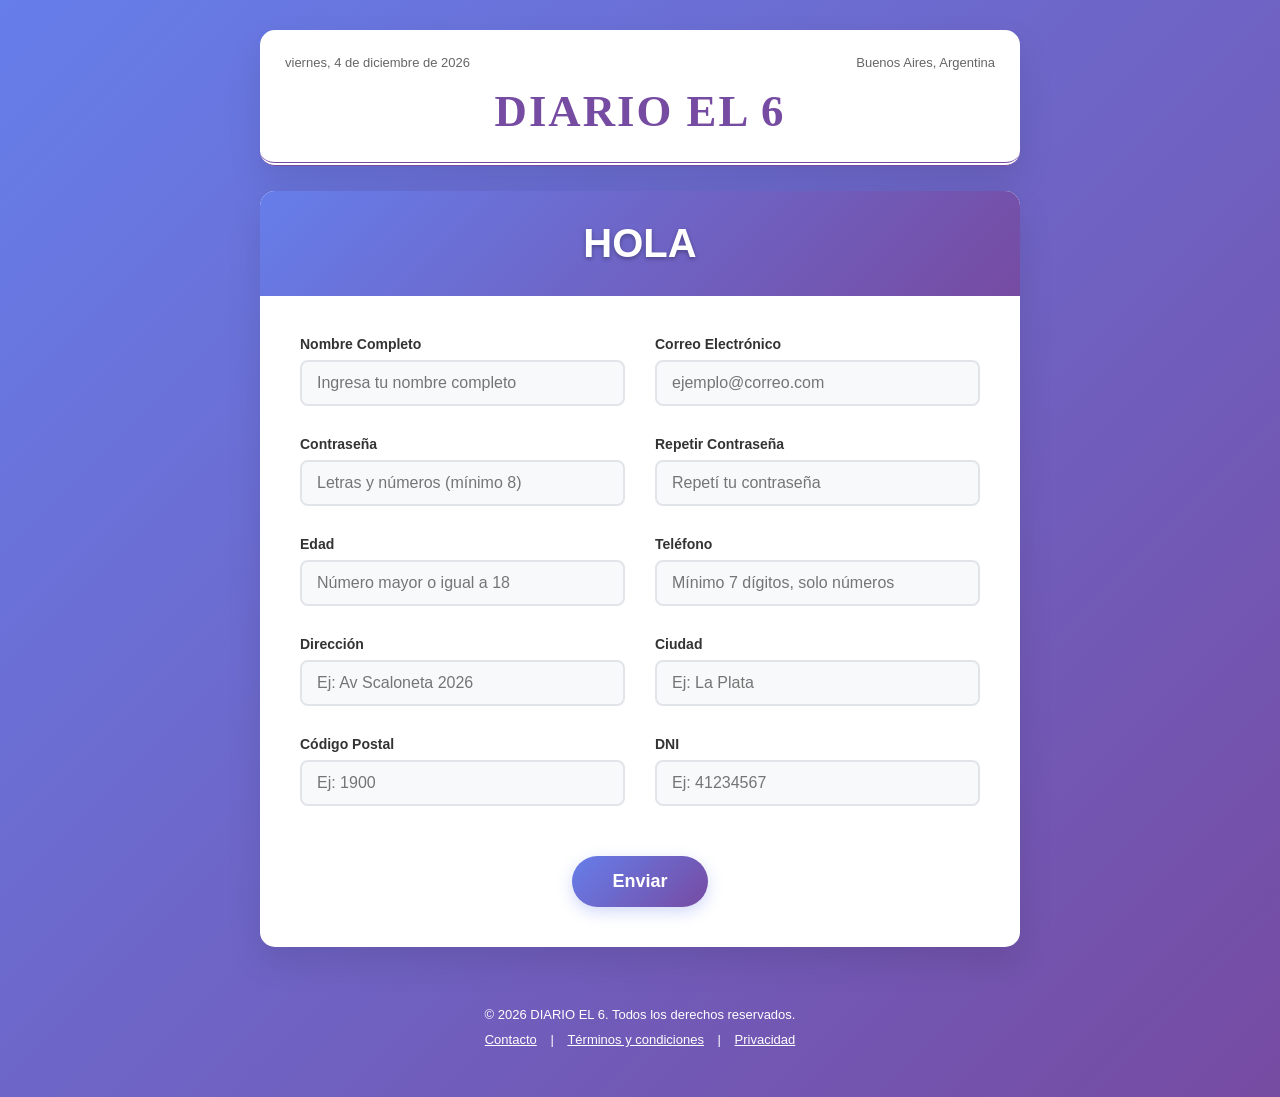
<file: Clase 09/index.html>
<!DOCTYPE html>
<html lang="es">
<head>
    <meta charset="UTF-8">
    <meta name="viewport" content="width=device-width, initial-scale=1.0">
    <title>Suscripción Diario - Actividad clase 09</title>
    <link rel="stylesheet" href="estilos.css">
</head>
<body>
    <div class="contenedor-pagina">
        <header class="cabecera-diario">
            <div class="cabecera-info">
                <span id="fecha-actual"></span>
                <span>Buenos Aires, Argentina</span>
            </div>
            <h1 class="diario-titulo">DIARIO EL 6</h1>
        </header>

        <div class="contenedor">
            <div class="cabecera-tarjeta">
                <h1 class="titulo-tarjeta" id="titulo-dinamico">HOLA</h1>
            </div>
            
            <div class="contenedor-formulario">
                <form id="formulario-suscripcion" novalidate>
                    <div class="cuadricula-formulario">
                        <div class="grupo-campo">
                            <label for="nombre-completo">Nombre Completo</label>
                            <input type="text" id="nombre-completo" name="nombre-completo" placeholder="Ingresa tu nombre completo">
                            <div class="mensaje-error" id="error-nombre-completo"></div>
                        </div>

                        <div class="grupo-campo">
                            <label for="correo-electronico">Correo Electrónico</label>
                            <input type="email" id="correo-electronico" name="correo-electronico" placeholder="ejemplo@correo.com">
                            <div class="mensaje-error" id="error-correo-electronico"></div>
                        </div>

                        <div class="grupo-campo">
                            <label for="contrasena">Contraseña</label>
                            <input type="password" id="contrasena" name="contrasena" placeholder="Letras y números (mínimo 8)">
                            <div class="mensaje-error" id="error-contrasena"></div>
                        </div>

                        <div class="grupo-campo">
                            <label for="repetir-contrasena">Repetir Contraseña</label>
                            <input type="password" id="repetir-contrasena" name="repetir-contrasena" placeholder="Repetí tu contraseña">
                            <div class="mensaje-error" id="error-repetir-contrasena"></div>
                        </div>

                        <div class="grupo-campo">
                            <label for="edad">Edad</label>
                            <input type="number" id="edad" name="edad" placeholder="Número mayor o igual a 18">
                            <div class="mensaje-error" id="error-edad"></div>
                        </div>

                        <div class="grupo-campo">
                            <label for="telefono">Teléfono</label>
                            <input type="tel" id="telefono" name="telefono" placeholder="Mínimo 7 dígitos, solo números">
                            <div class="mensaje-error" id="error-telefono"></div>
                        </div>

                        <div class="grupo-campo">
                            <label for="direccion">Dirección</label>
                            <input type="text" id="direccion" name="direccion" placeholder="Ej: Av Scaloneta 2026">
                            <div class="mensaje-error" id="error-direccion"></div>
                        </div>

                        <div class="grupo-campo">
                            <label for="ciudad">Ciudad</label>
                            <input type="text" id="ciudad" name="ciudad" placeholder="Ej: La Plata">
                            <div class="mensaje-error" id="error-ciudad"></div>
                        </div>

                        <div class="grupo-campo">
                            <label for="codigo-postal">Código Postal</label>
                            <input type="text" id="codigo-postal" name="codigo-postal" placeholder="Ej: 1900">
                            <div class="mensaje-error" id="error-codigo-postal"></div>
                        </div>

                        <div class="grupo-campo">
                            <label for="dni">DNI</label>
                            <input type="text" id="dni" name="dni" placeholder="Ej: 41234567">
                            <div class="mensaje-error" id="error-dni"></div>
                        </div>

                        <div class="contenedor-enviar">
                            <button type="submit" class="boton-enviar">Enviar</button>
                        </div>
                    </div>
                </form>
            </div>
        </div>
    </div>

    <footer class="pie-diario">
        <p>&copy; 2026 DIARIO EL 6. Todos los derechos reservados.</p>
        <div class="pie-enlaces">
            <a href="#">Contacto</a> | 
            <a href="#">Términos y condiciones</a> | 
            <a href="#">Privacidad</a>
        </div>
    </footer>

    <div id="modal-emergente" class="modal">
        <div class="modal-contenido">
            <div class="modal-cabecera">
                <span class="cerrar" id="cerrar-modal">&times;</span>
                <h2 class="modal-titulo" id="modal-titulo">Información del Formulario</h2>
            </div>
            <div id="modal-cuerpo"></div>
        </div>
    </div>

    <script>
        const opcionesFecha = { weekday: 'long', year: 'numeric', month: 'long', day: 'numeric' };
        document.getElementById('fecha-actual').textContent = new Date().toLocaleDateString('es-ES', opcionesFecha);

        const validadores = {
            'nombre-completo': (valor) => {
                const limpio = valor.trim();
                if (limpio.length <= 6) {
                    return "Debe tener más de 6 caracteres";
                }
                if (!limpio.includes(' ')) {
                    return "Debe tener al menos un espacio en el medio";
                }
                const partes = limpio.split(' ').filter(p => p.length > 0);
                if (partes.length < 2) {
                    return "Debe ingresar nombre y apellido completos separados por espacio";
                }
                return null;
            },
            'correo-electronico': (valor) => {
                const regexEmail = /^[^\s@]+@[^\s@]+\.[^\s@]+$/;
                if (!regexEmail.test(valor)) {
                    return "Ingresa un correo electrónico válido";
                }
                return null;
            },
            'contrasena': (valor) => {
                if (valor.length < 8) {
                    return "Debe tener al menos 8 caracteres";
                }
                const tieneLetras = /[a-zA-Z]/.test(valor);
                const tieneNumeros = /\d/.test(valor);
                const soloLetrasYNumeros = /^[a-zA-Z0-9]+$/.test(valor);
                if (!tieneLetras || !tieneNumeros || !soloLetrasYNumeros) {
                    return "Debe estar formada solo por letras y números";
                }
                return null;
            },
            'repetir-contrasena': (valor) => {
                const contraOriginal = document.getElementById('contrasena').value;
                if (valor !== contraOriginal) {
                    return "Las contraseñas no coinciden";
                }
                return null;
            },
            'edad': (valor) => {
                const num = Number(valor);
                if (valor === '' || isNaN(num) || !Number.isInteger(num) || num < 18) {
                    return "Debe ser un número entero mayor o igual a 18";
                }
                return null;
            },
            'telefono': (valor) => {
                if (!/^\d+$/.test(valor)) {
                    return "No se permiten espacios, guiones ni paréntesis";
                }
                if (valor.length < 7) {
                    return "Debe tener al menos 7 dígitos";
                }
                return null;
            },
            'direccion': (valor) => {
                const limpio = valor.trim();
                if (limpio.length < 5) {
                    return "Debe tener al menos 5 caracteres";
                }
                const tieneLetras = /[a-zA-ZáéíóúÁÉÍÓÚñÑ]/.test(limpio);
                const tieneNumeros = /\d/.test(limpio);
                if (!tieneLetras || !tieneNumeros) {
                    return "Debe contener letras y números";
                }
                if (!limpio.includes(' ')) {
                    return "Debe tener un espacio en el medio";
                }
                return null;
            },
            'ciudad': (valor) => {
                if (valor.trim().length < 3) {
                    return "Debe tener al menos 3 caracteres";
                }
                return null;
            },
            'codigo-postal': (valor) => {
                if (valor.trim().length < 3) {
                    return "Debe tener al menos 3 caracteres";
                }
                return null;
            },
            'dni': (valor) => {
                if (!/^\d+$/.test(valor)) {
                    return "Solo se permiten números";
                }
                if (valor.length !== 7 && valor.length !== 8) {
                    return "Debe ser un número de 7 u 8 dígitos";
                }
                return null;
            }
        };

        function mostrarError(campoId, mensaje) {
            const campo = document.getElementById(campoId);
            const divError = document.getElementById(`error-${campoId}`);
            campo.classList.add('campo-error');
            divError.textContent = mensaje;
            divError.classList.add('mostrar');
        }

        function limpiarError(campoId) {
            const campo = document.getElementById(campoId);
            const divError = document.getElementById(`error-${campoId}`);
            campo.classList.remove('campo-error');
            divError.textContent = '';
            divError.classList.remove('mostrar');
        }

        function validarCampo(campoId) {
            const campo = document.getElementById(campoId);
            const valor = campo.value;
            if (valor.trim() === '') {
                mostrarError(campoId, 'Este campo es obligatorio');
                return false;
            }
            const validador = validadores[campoId];
            if (validador) {
                const error = validador(valor);
                if (error) {
                    mostrarError(campoId, error);
                    return false;
                } else {
                    limpiarError(campoId);
                    return true;
                }
            }
            return true;
        }

        const campos = [
            'nombre-completo',
            'correo-electronico',
            'contrasena',
            'repetir-contrasena',
            'edad',
            'telefono',
            'direccion',
            'ciudad',
            'codigo-postal',
            'dni'
        ];
        
        campos.forEach(campoId => {
            const campo = document.getElementById(campoId);
            campo.addEventListener('blur', () => {
                validarCampo(campoId);
            });
            campo.addEventListener('focus', () => {
                limpiarError(campoId);
            });
        });

        const campoNombre = document.getElementById('nombre-completo');
        const elementoTitulo = document.getElementById('titulo-dinamico');

        function actualizarTitulo() {
            const nombre = campoNombre.value.trim();
            if (nombre) {
                elementoTitulo.textContent = `HOLA ${nombre.toUpperCase()}`;
            } else {
                elementoTitulo.textContent = 'HOLA';
            }
        }

        campoNombre.addEventListener('keydown', () => {
            setTimeout(actualizarTitulo, 10);
        });
        campoNombre.addEventListener('focus', actualizarTitulo);
        campoNombre.addEventListener('input', actualizarTitulo);

        const modal = document.getElementById('modal-emergente');
        const botonCerrar = document.getElementById('cerrar-modal');

        botonCerrar.onclick = function() {
            modal.style.display = 'none';
        }

        window.onclick = function(evento) {
            if (evento.target == modal) {
                modal.style.display = 'none';
            }
        }

        document.getElementById('formulario-suscripcion').addEventListener('submit', function(evento) {
            evento.preventDefault();
            let tieneErrores = false;
            const errores = [];
            
            campos.forEach(campoId => {
                if (!validarCampo(campoId)) {
                    tieneErrores = true;
                    const mensajeError = document.getElementById(`error-${campoId}`).textContent;
                    const label = document.querySelector(`label[for="${campoId}"]`).textContent;
                    errores.push(`${label}: ${mensajeError}`);
                }
            });

            const modalTitulo = document.getElementById('modal-titulo');
            const modalCuerpo = document.getElementById('modal-cuerpo');
            
            if (tieneErrores) {
                modalTitulo.textContent = 'Errores en el Formulario';
                modalCuerpo.innerHTML = `
                    <div class="lista-errores">
                        <h3>Por favor, corrige los siguientes errores:</h3>
                        <ul>
                            ${errores.map(error => `<li>${error}</li>`).join('')}
                        </ul>
                    </div>
                `;
            } else {
                modalTitulo.textContent = 'Formulario Enviado Correctamente';
                let dataHtml = '';
                
                campos.forEach(campoId => {
                    const campo = document.getElementById(campoId);
                    const label = document.querySelector(`label[for="${campoId}"]`).textContent;
                    let valor = campo.value;
                    if (campoId === 'contrasena' || campoId === 'repetir-contrasena') {
                        valor = '••••••••';
                    }
                    dataHtml += `
                        <div class="dato-item">
                            <div class="dato-etiqueta">${label}:</div>
                            <div>${valor}</div>
                        </div>
                    `;
                });
                
                modalCuerpo.innerHTML = dataHtml;
            }
            
            modal.style.display = 'flex';
        });
    </script>
</body>
</html>
</file>
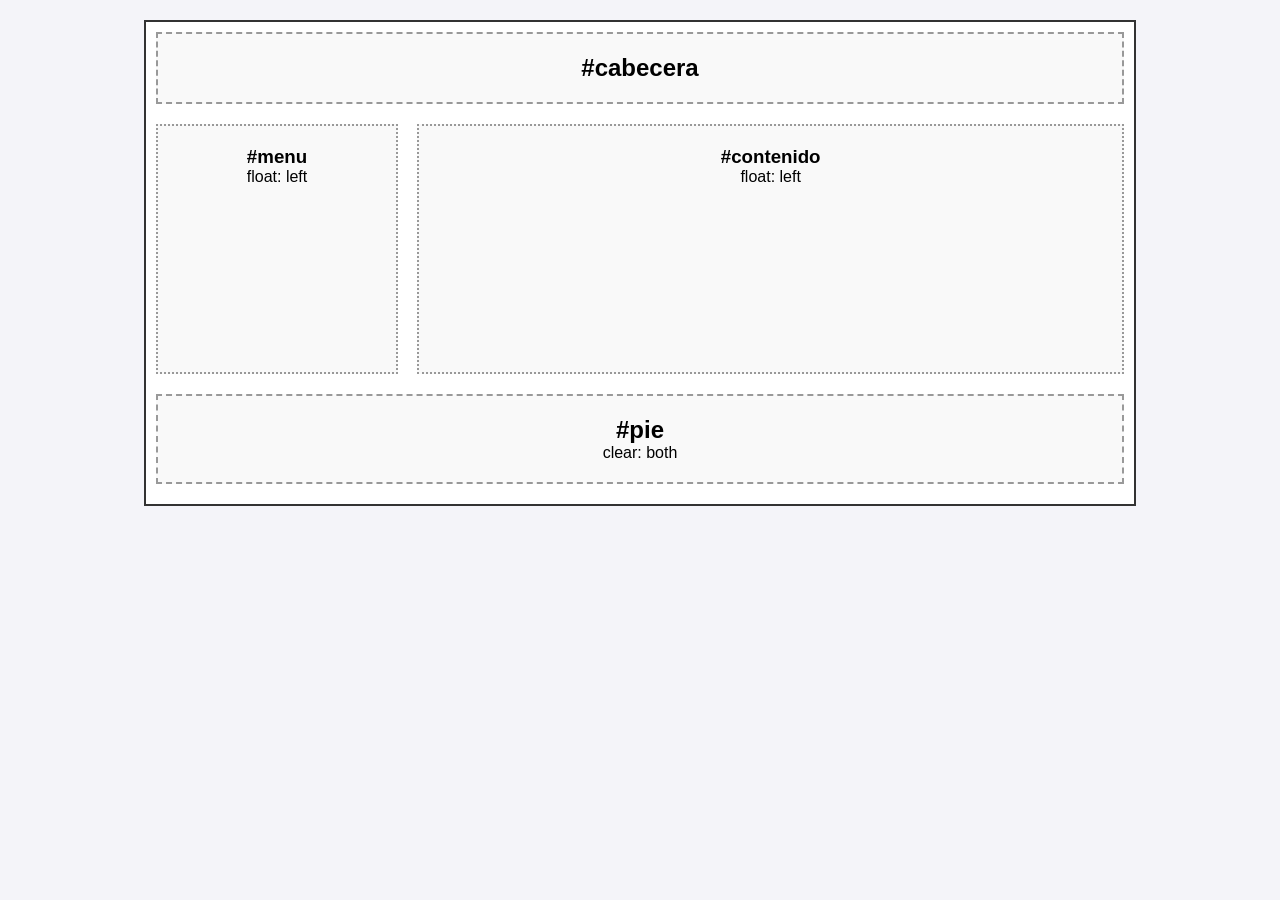
<file: Clase_4/Ejercicio 1 - Modificaciones/index.html>
<!DOCTYPE html>
<html lang="es">
<head>
    <meta charset="UTF-8">
    <meta name="viewport" content="width=device-width, initial-scale=1.0">
    <title>Ejercicio 1 - Estructura</title>
    <link rel="stylesheet" href="style.css">
</head>
<body>
    <div id="contenedor">
        <div id="cabecera">
            <h2>#cabecera</h2>
        </div>
        
        <div id="menu">
            <h3>#menu</h3>
            <p>float: left</p>
        </div>
        
        <div id="contenido">
            <h3>#contenido</h3>
            <p>float: left</p>
        </div>
        
        <div id="pie">
            <h2>#pie</h2>
            <p>clear: both</p>
        </div>
    </div>
</body>
</html>
</file>
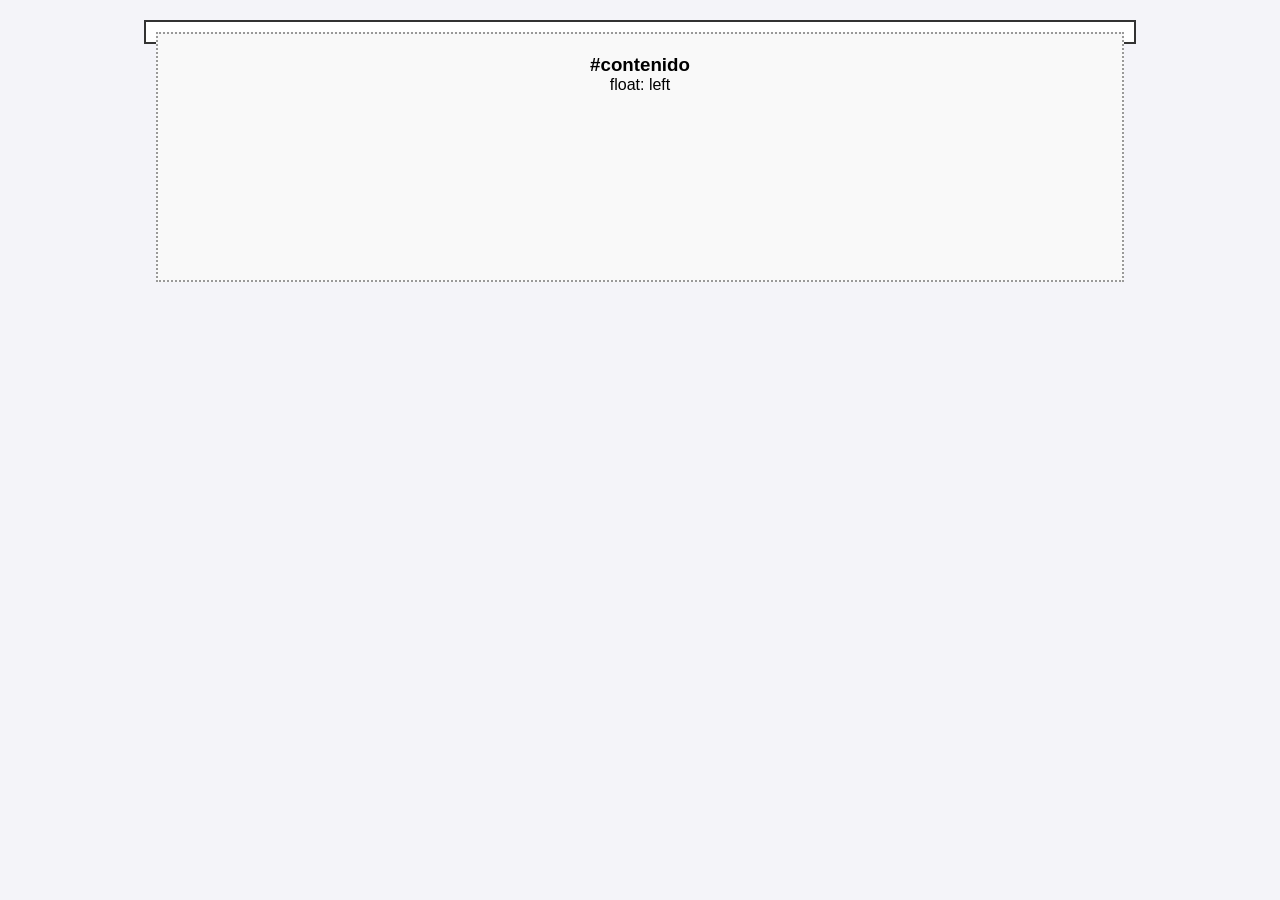
<file: Clase_4/Ejercicio 1/index.html>
<!DOCTYPE html>
<html lang="es">

<head>
    <meta charset="UTF-8">
    <meta name="viewport" content="width=device-width, initial-scale=1.0">
    <title>Ejercicio 1 - Estructura</title>
    <link rel="stylesheet" href="style.css">
</head>

<body>
    <div id="contenedor">
        <div id="cabecera">
            <h2>#cabecera</h2>
        </div>

        <div id="menu">
            <h3>#menu</h3>
            <p>float: left</p>
        </div>

        <div id="contenido">
            <h3>#contenido</h3>
            <p>float: left</p>
        </div>

        <div id="pie">
            <h2>#pie</h2>
            <p>clear: both</p>
        </div>
    </div>
</body>

</html>
</file>
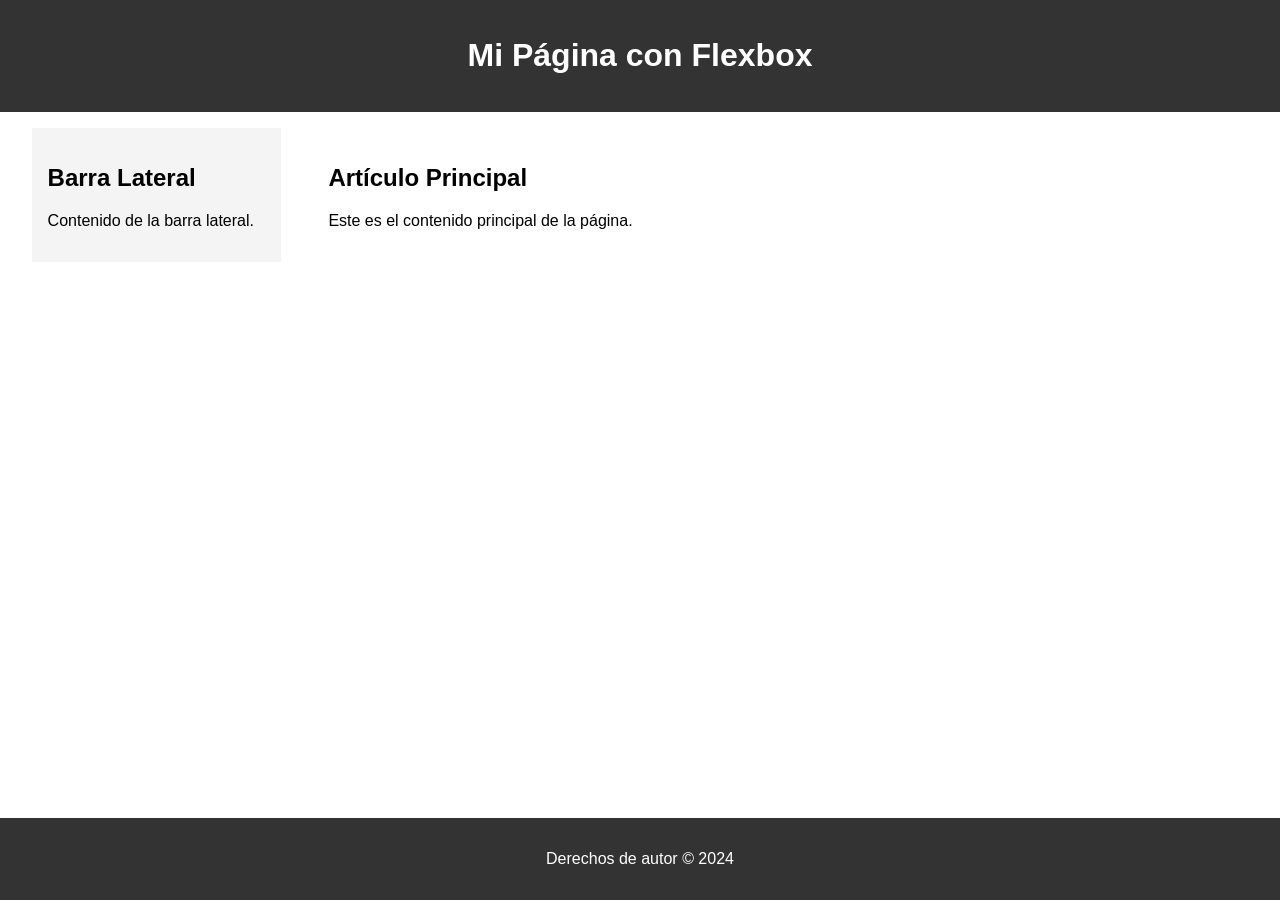
<file: Clase_6_PreParcial/Actividad_1_Agustin_Nunez/index.html>
<!DOCTYPE html>
<html lang="es">
   <head>
      <meta charset="UTF-8">
      <meta name="viewport" content="width=device-width, initial-scale=1.0">
      <title>Ejemplo de Flexbox</title>
      <link rel="stylesheet" href="styles.css">
   </head>
   <body>
      <div class="contenedor">
         <header>
            <h1>Mi Página con Flexbox</h1>
         </header>
         <main>
            <aside>
               <h2>Barra Lateral</h2>
               <p>Contenido de la barra lateral.</p>
            </aside>
            <article>
               <h2>Artículo Principal</h2>
               <p>Este es el contenido principal de la página.</p>
            </article>
         </main>
         <footer>
            <p>Derechos de autor © 2024</p>
         </footer>
      </div>
   </body>
</html>
</file>
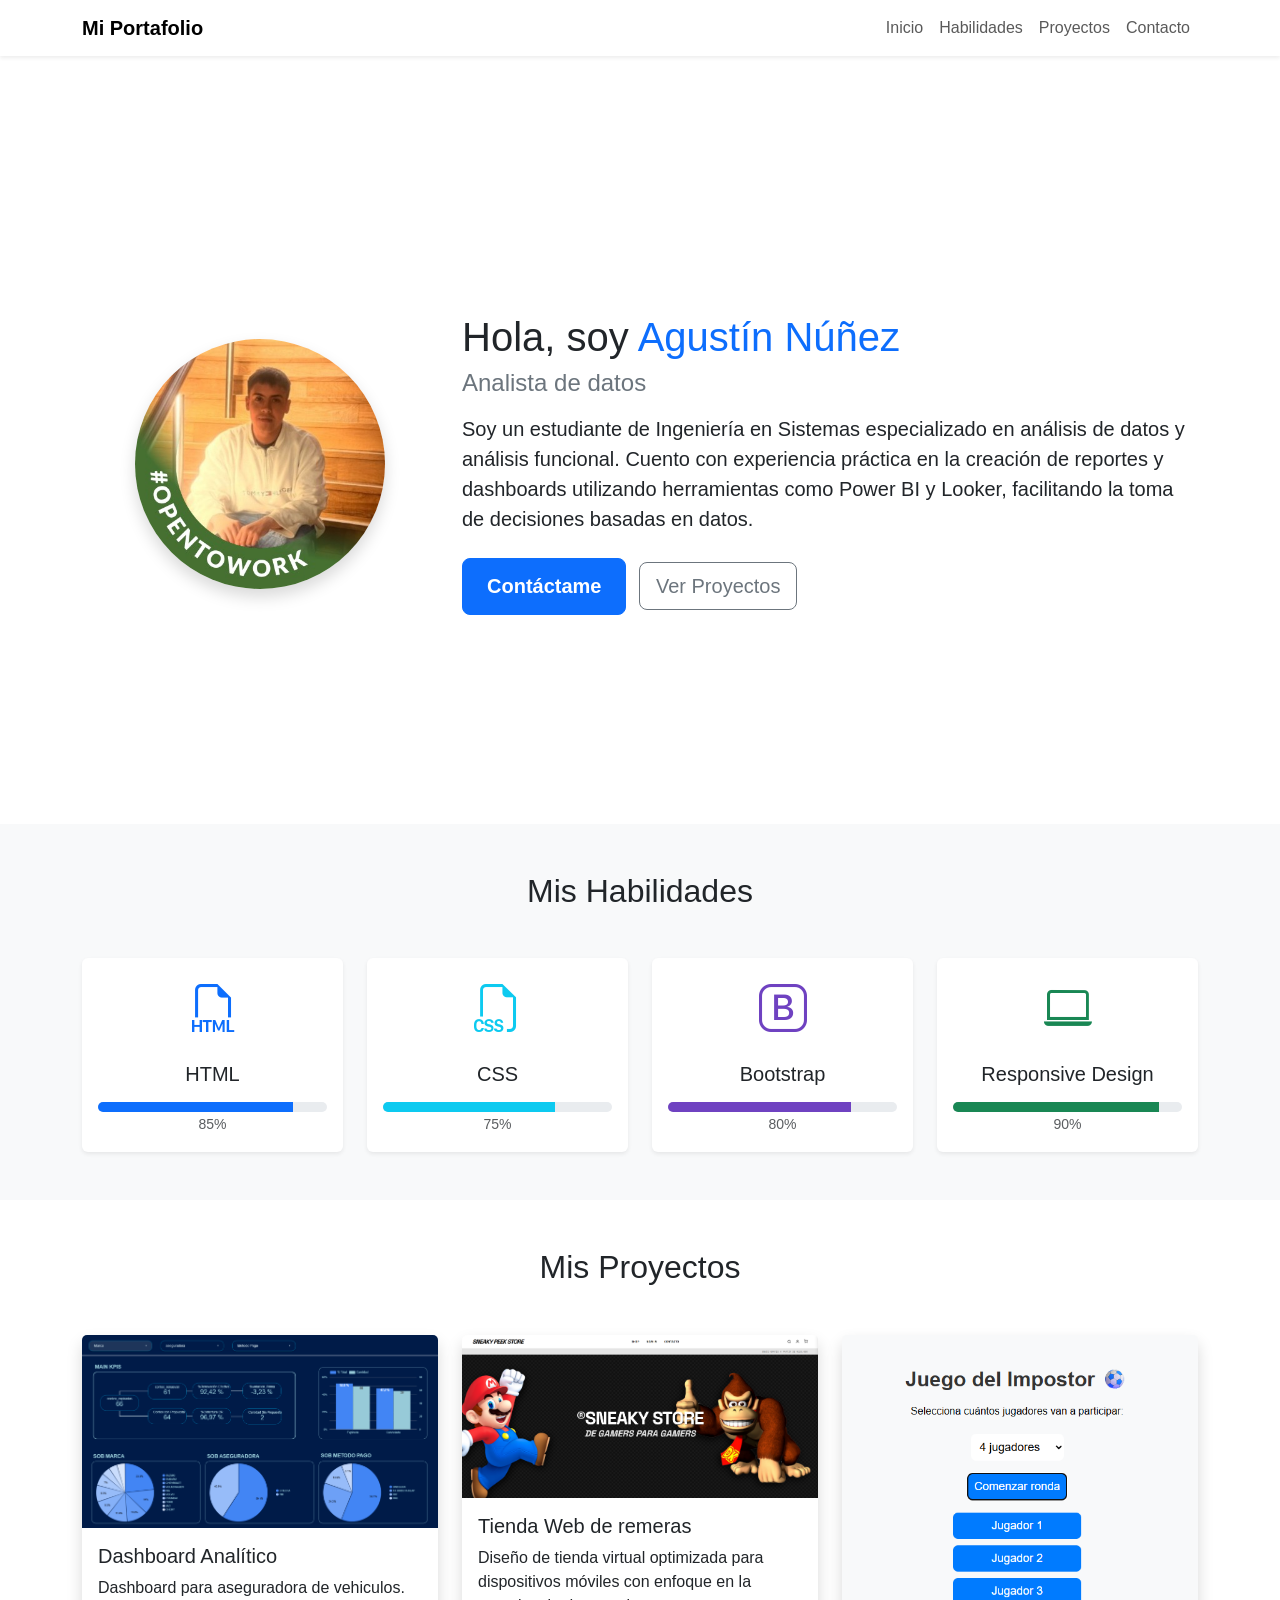
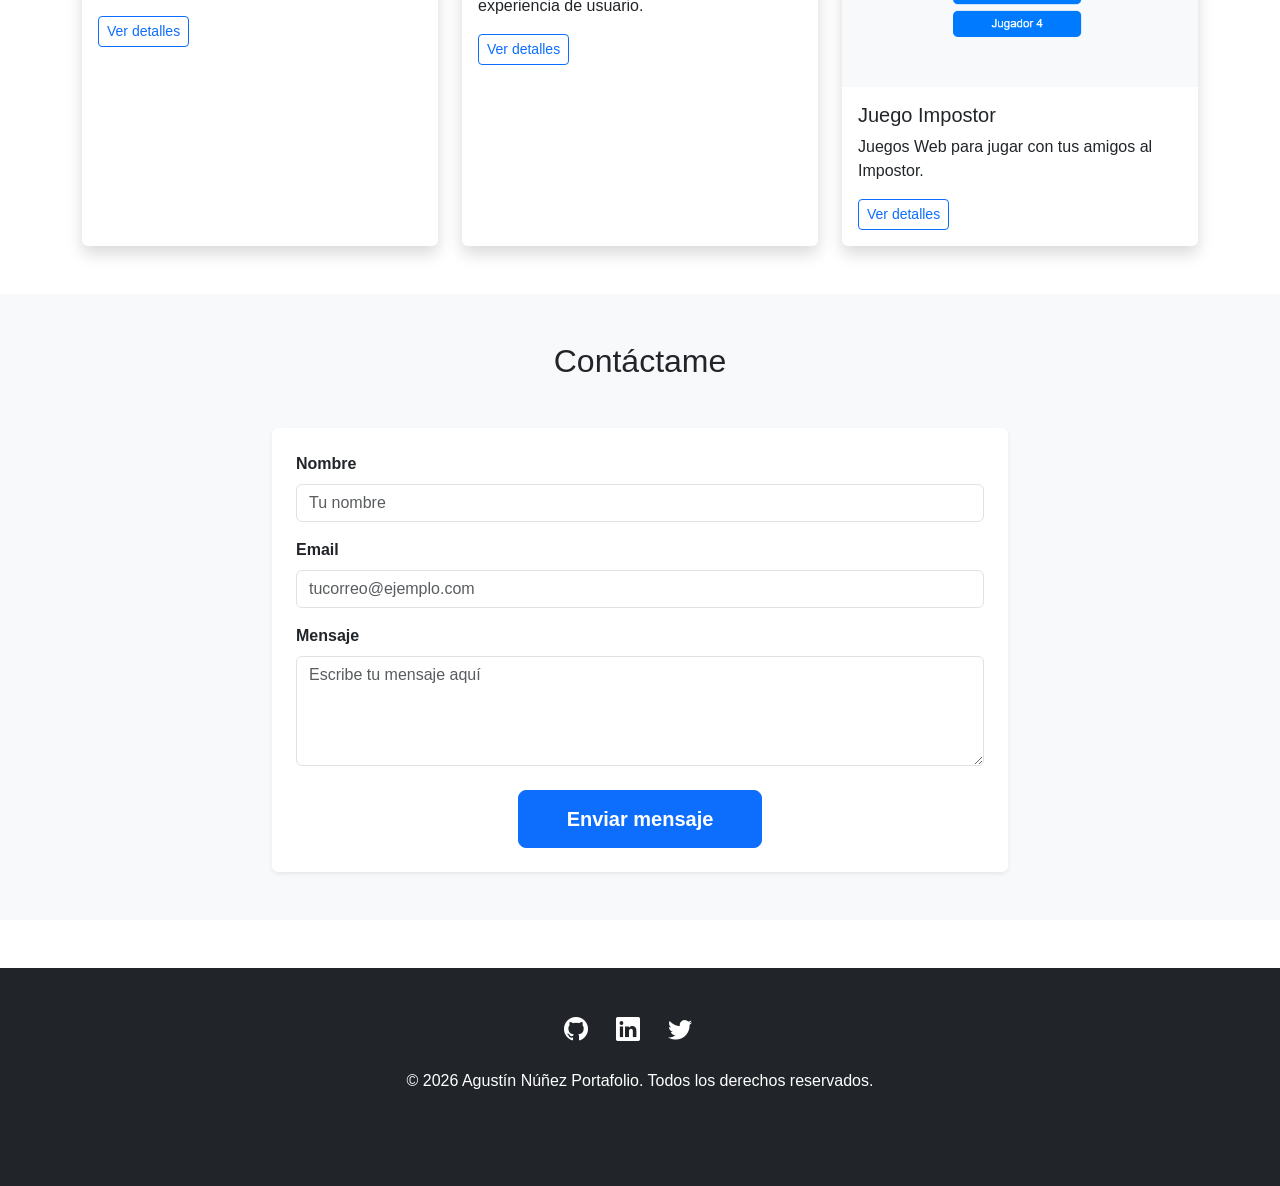
<file: Clase_5/Portafolio/portfolio/index.html>
<!DOCTYPE html>
<html lang="es">

<head>
    <meta charset="UTF-8">
    <meta name="viewport" content="width=device-width, initial-scale=1.0">
    <title>Mi Portafolio - Agustín Núñez</title>

    <!-- Bootstrap CSS -->
    <link href="https://cdn.jsdelivr.net/npm/bootstrap@5.3.0/dist/css/bootstrap.min.css" rel="stylesheet">

    <!-- CSS personalizado -->
    <link rel="stylesheet" href="css/styles.css">

    <!-- Bootstrap Icons -->
    <link rel="stylesheet" href="https://cdn.jsdelivr.net/npm/bootstrap-icons@1.11.1/font/bootstrap-icons.css">
</head>

<body>
    <!-- Barra de navegación -->
    <nav class="navbar navbar-expand-lg navbar-light bg-light fixed-top shadow-sm">
        <div class="container">
            <a class="navbar-brand fw-bold" href="#">Mi Portafolio</a>
            <button class="navbar-toggler" type="button" data-bs-toggle="collapse" data-bs-target="#navbarNav"
                aria-controls="navbarNav" aria-expanded="false" aria-label="Toggle navigation">
                <span class="navbar-toggler-icon"></span>
            </button>
            <div class="collapse navbar-collapse" id="navbarNav">
                <ul class="navbar-nav ms-auto">
                    <li class="nav-item">
                        <a class="nav-link" href="#inicio">Inicio</a>
                    </li>
                    <li class="nav-item">
                        <a class="nav-link" href="#habilidades">Habilidades</a>
                    </li>
                    <li class="nav-item">
                        <a class="nav-link" href="#proyectos">Proyectos</a>
                    </li>
                    <li class="nav-item">
                        <a class="nav-link" href="#contacto">Contacto</a>
                    </li>
                </ul>
            </div>
        </div>
    </nav>

    <!-- Sección de inicio -->
    <section id="inicio" class="py-5 mt-5">
        <div class="container">
            <div class="row align-items-center">
                <div class="col-md-4 text-center mb-3 mb-md-0">
                    <img src="img/profile-photo.jpg" alt="Mi foto" class="img-fluid rounded-circle shadow"
                        style="max-width: 250px;">
                </div>
                <div class="col-md-8">
                    <h1>Hola, soy <span class="text-primary">Agustín Núñez</span></h1>
                    <h2 class="text-secondary h4">Analista de datos</h2>
                    <p class="lead mt-3">
                        Soy un estudiante de Ingeniería en Sistemas especializado en análisis de datos y análisis
                        funcional. Cuento con experiencia práctica en la creación de reportes y dashboards utilizando
                        herramientas como Power BI y Looker, facilitando la toma de decisiones basadas en datos.
                    </p>
                    <div class="mt-4">
                        <a href="#contacto" class="btn btn-primary btn-lg">Contáctame</a>
                        <a href="#proyectos" class="btn btn-outline-secondary btn-lg ms-2">Ver Proyectos</a>
                    </div>
                </div>
            </div>
        </div>
    </section>

    <!-- Sección de habilidades -->
    <section id="habilidades" class="py-5 bg-light">
        <div class="container">
            <h2 class="text-center mb-5">Mis Habilidades</h2>
            <div class="row g-4">
                <div class="col-md-6 col-lg-3">
                    <div class="card h-100 border-0 shadow-sm">
                        <div class="card-body text-center">
                            <i class="bi bi-filetype-html text-primary" style="font-size: 3rem;"></i>
                            <h3 class="card-title h5 mt-3">HTML</h3>
                            <div class="progress mt-3" style="height: 10px;">
                                <div class="progress-bar" role="progressbar" style="width: 85%;" aria-valuenow="85"
                                    aria-valuemin="0" aria-valuemax="100"></div>
                            </div>
                            <small class="text-muted">85%</small>
                        </div>
                    </div>
                </div>

                <div class="col-md-6 col-lg-3">
                    <div class="card h-100 border-0 shadow-sm">
                        <div class="card-body text-center">
                            <i class="bi bi-filetype-css text-info" style="font-size: 3rem;"></i>
                            <h3 class="card-title h5 mt-3">CSS</h3>
                            <div class="progress mt-3" style="height: 10px;">
                                <div class="progress-bar bg-info" role="progressbar" style="width: 75%;"
                                    aria-valuenow="75" aria-valuemin="0" aria-valuemax="100"></div>
                            </div>
                            <small class="text-muted">75%</small>
                        </div>
                    </div>
                </div>

                <div class="col-md-6 col-lg-3">
                    <div class="card h-100 border-0 shadow-sm">
                        <div class="card-body text-center">
                            <i class="bi bi-bootstrap text-purple" style="font-size: 3rem;"></i>
                            <h3 class="card-title h5 mt-3">Bootstrap</h3>
                            <div class="progress mt-3" style="height: 10px;">
                                <div class="progress-bar bg-purple" role="progressbar" style="width: 80%;"
                                    aria-valuenow="80" aria-valuemin="0" aria-valuemax="100"></div>
                            </div>
                            <small class="text-muted">80%</small>
                        </div>
                    </div>
                </div>

                <div class="col-md-6 col-lg-3">
                    <div class="card h-100 border-0 shadow-sm">
                        <div class="card-body text-center">
                            <i class="bi bi-laptop text-success" style="font-size: 3rem;"></i>
                            <h3 class="card-title h5 mt-3">Responsive Design</h3>
                            <div class="progress mt-3" style="height: 10px;">
                                <div class="progress-bar bg-success" role="progressbar" style="width: 90%;"
                                    aria-valuenow="90" aria-valuemin="0" aria-valuemax="100"></div>
                            </div>
                            <small class="text-muted">90%</small>
                        </div>
                    </div>
                </div>
            </div>
        </div>
    </section>

    <!-- Sección de proyectos -->
    <section id="proyectos" class="py-5">
        <div class="container">
            <h2 class="text-center mb-5">Mis Proyectos</h2>
            <div class="row g-4">
                <div class="col-md-6 col-lg-4">
                    <div class="card h-100 border-0 shadow">
                        <img src="img/project-images/aseguradora.png" class="card-img-top" alt="Proyecto 1">
                        <div class="card-body">
                            <h5 class="card-title">Dashboard Analítico</h5>
                            <p class="card-text">Dashboard para aseguradora de vehiculos.</p>
                            <a href="#" class="btn btn-sm btn-outline-primary">Ver detalles</a>
                        </div>
                    </div>
                </div>

                <div class="col-md-6 col-lg-4">
                    <div class="card h-100 border-0 shadow">
                        <img src="img/project-images/Tienda de Remeras.png" class="card-img-top" alt="Proyecto 2">
                        <div class="card-body">
                            <h5 class="card-title">Tienda Web de remeras</h5>
                            <p class="card-text">Diseño de tienda virtual optimizada para dispositivos móviles con
                                enfoque en la experiencia de usuario.</p>
                            <a href="#" class="btn btn-sm btn-outline-primary">Ver detalles</a>
                        </div>
                    </div>
                </div>

                <div class="col-md-6 col-lg-4">
                    <div class="card h-100 border-0 shadow">
                        <img src="img/project-images/Impostor.png" class="card-img-top" alt="Proyecto 3">
                        <div class="card-body">
                            <h5 class="card-title">Juego Impostor</h5>
                            <p class="card-text">Juegos Web para jugar con tus amigos al Impostor.</p>
                            <a href="#" class="btn btn-sm btn-outline-primary">Ver detalles</a>
                        </div>
                    </div>
                </div>
            </div>
        </div>
    </section>

    <!-- Sección de contacto -->
    <section id="contacto" class="py-5 bg-light">
        <div class="container">
            <h2 class="text-center mb-5">Contáctame</h2>
            <div class="row justify-content-center">
                <div class="col-lg-8">
                    <div class="card border-0 shadow-sm p-4">
                        <form>
                            <div class="mb-3">
                                <label for="nombre" class="form-label fw-semibold">Nombre</label>
                                <input type="text" class="form-control" id="nombre" placeholder="Tu nombre">
                            </div>
                            <div class="mb-3">
                                <label for="email" class="form-label fw-semibold">Email</label>
                                <input type="email" class="form-control" id="email" placeholder="tucorreo@ejemplo.com">
                            </div>
                            <div class="mb-3">
                                <label for="mensaje" class="form-label fw-semibold">Mensaje</label>
                                <textarea class="form-control" id="mensaje" rows="4"
                                    placeholder="Escribe tu mensaje aquí"></textarea>
                            </div>
                            <div class="text-center mt-4">
                                <button type="submit" class="btn btn-primary btn-lg px-5">Enviar mensaje</button>
                            </div>
                        </form>
                    </div>
                </div>
            </div>
        </div>
    </section>

    <!-- Pie de página -->
    <footer class="bg-dark text-white py-5 mt-5">
        <div class="container text-center">
            <div class="mb-4">
                <a href="#" class="text-white me-4 h4"><i class="bi bi-github"></i></a>
                <a href="#" class="text-white me-4 h4"><i class="bi bi-linkedin"></i></a>
                <a href="#" class="text-white me-4 h4"><i class="bi bi-twitter"></i></a>
            </div>
            <p class="mb-2">© 2026 Agustín Núñez Portafolio. Todos los derechos reservados.</p>
            <p class="small text-muted">Construido con Bootstrap 5</p>
        </div>
    </footer>

    <!-- Bootstrap JS Bundle con Popper -->
    <script src="https://cdn.jsdelivr.net/npm/bootstrap@5.3.0/dist/js/bootstrap.bundle.min.js"></script>
</body>

</html>
</file>
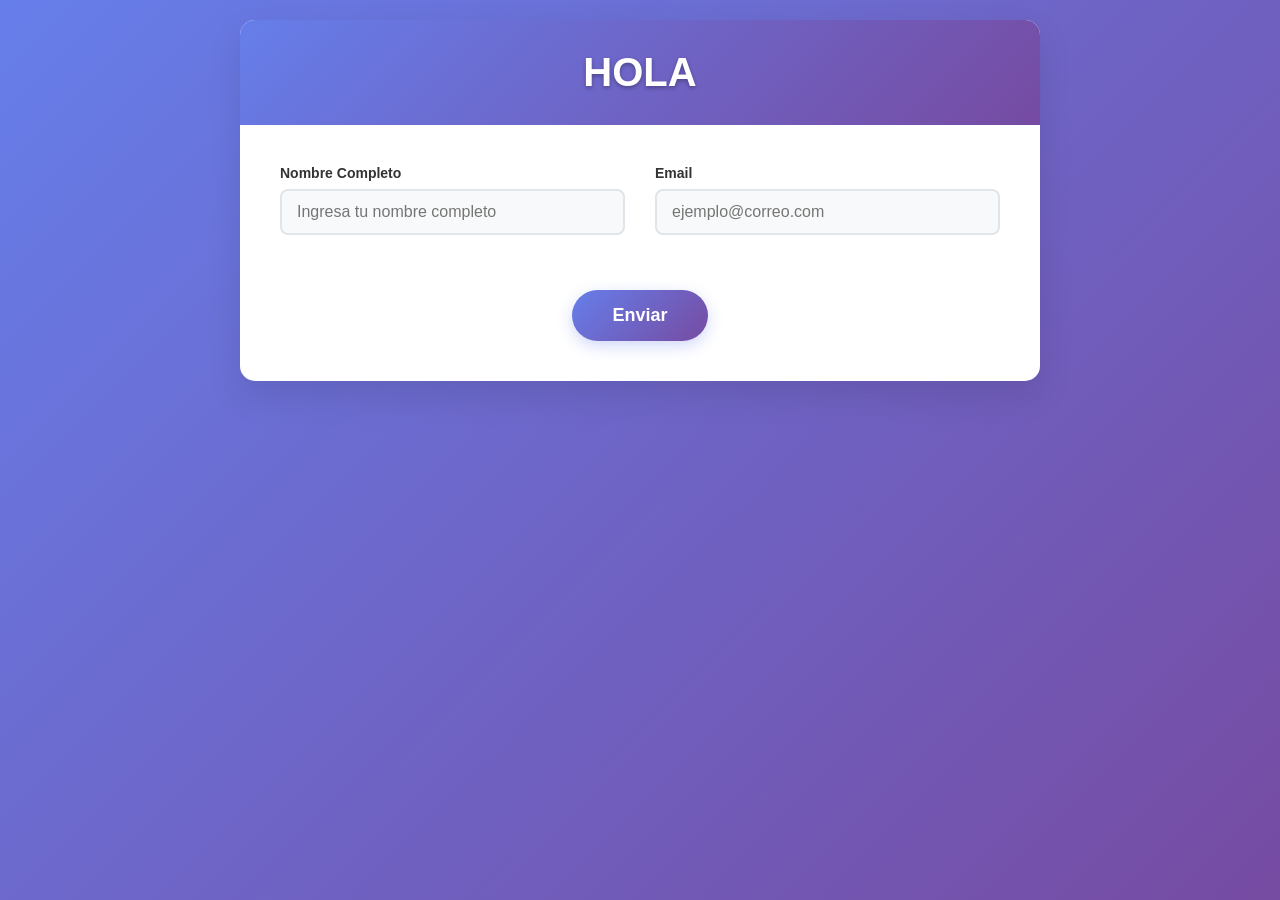
<file: Clase 09/Demo Actividad Clase 9/Demo.html>
<!DOCTYPE html>
<html lang="es">
<head>
    <meta charset="UTF-8">
    <meta name="viewport" content="width=device-width, initial-scale=1.0">
    <title>Formulario con Validaciones</title>
    <style>
        /* Reset CSS - Elimina márgenes y paddings por defecto del navegador */
        * {
            margin: 0;
            padding: 0;
            box-sizing: border-box; /* Incluye padding y border en el tamaño total */
        }

        /* Estilos del body - Contenedor principal de la página */
        body {
            font-family: Arial, sans-serif;
            /* Gradiente de fondo que va de azul a morado */
            background: linear-gradient(135deg, #667eea 0%, #764ba2 100%);
            min-height: 100vh; /* Altura mínima del 100% de la ventana */
            padding: 20px; /* Espaciado interno */
        }

        /* Contenedor principal del formulario */
        .container {
            max-width: 800px; /* Ancho máximo */
            margin: 0 auto; /* Centrado horizontal */
            background: white; /* Fondo blanco */
            border-radius: 15px; /* Bordes redondeados */
            box-shadow: 0 15px 35px rgba(0,0,0,0.1); /* Sombra suave */
            overflow: hidden; /* Oculta contenido que se desborde */
        }

        /* Header con el título dinámico */
        .header {
            background: linear-gradient(135deg, #667eea 0%, #764ba2 100%);
            padding: 30px;
            text-align: center;
        }

        /* Estilos del título que cambia dinámicamente */
        .title {
            color: white;
            font-size: 2.5em;
            font-weight: bold;
            text-shadow: 0 2px 4px rgba(0,0,0,0.3); /* Sombra del texto */
            transition: all 0.3s ease; /* Transición suave para cambios */
        }

        /* Contenedor del formulario */
        .form-container {
            padding: 40px; /* Espaciado interno */
        }

        /* Grid del formulario - Por defecto una columna */
        .form-grid {
            display: grid;
            grid-template-columns: 1fr; /* Una columna que ocupa todo el espacio */
            gap: 25px; /* Espacio entre elementos */
        }

        /* Media query para pantallas grandes (768px o más) */
        @media (min-width: 768px) {
            .form-grid {
                grid-template-columns: 1fr 1fr; /* Dos columnas iguales */
                gap: 30px;
            }
        }

        /* Contenedor de cada campo del formulario */
        .field-group {
            display: flex;
            flex-direction: column; /* Elementos en columna (label arriba, input abajo) */
        }

        /* Estilos de las etiquetas (labels) */
        label {
            font-weight: bold;
            color: #333;
            margin-bottom: 8px;
            font-size: 14px;
        }

        /* Estilos de los campos de entrada (inputs) */
        input {
            padding: 12px 15px;
            border: 2px solid #e1e5e9; /* Borde gris claro */
            border-radius: 8px;
            font-size: 16px;
            transition: all 0.3s ease; /* Transición suave para efectos hover/focus */
            background: #f8f9fa; /* Fondo gris muy claro */
        }

        /* Estilos cuando el input tiene foco (está seleccionado) */
        input:focus {
            outline: none; /* Elimina el outline por defecto del navegador */
            border-color: #667eea; /* Cambia el color del borde */
            background: white;
            box-shadow: 0 0 0 3px rgba(102, 126, 234, 0.1); /* Sombra azul suave */
        }

        /* Estilos para inputs con error */
        input.error {
            border-color: #e74c3c; /* Borde rojo */
            background: #fdf2f2; /* Fondo rojizo muy claro */
        }

        /* Contenedor de mensajes de error */
        .error-message {
            color: #e74c3c; /* Texto rojo */
            font-size: 13px;
            margin-top: 5px;
            opacity: 0; /* Inicialmente invisible */
            transform: translateY(-10px); /* Desplazado hacia arriba */
            transition: all 0.3s ease; /* Transición suave para aparecer */
        }

        /* Clase para mostrar mensajes de error con animación */
        .error-message.show {
            opacity: 1; /* Visible */
            transform: translateY(0); /* En su posición normal */
        }

        /* Contenedor del botón enviar */
        .submit-container {
            grid-column: 1 / -1; /* Ocupa todas las columnas del grid */
            display: flex;
            justify-content: center; /* Centra el botón */
            margin-top: 20px;
        }

        /* Estilos del botón enviar */
        .submit-btn {
            background: linear-gradient(135deg, #667eea 0%, #764ba2 100%);
            color: white;
            border: none;
            padding: 15px 40px;
            font-size: 18px;
            font-weight: bold;
            border-radius: 50px; /* Bordes muy redondeados */
            cursor: pointer; /* Cursor de mano al pasar por encima */
            transition: all 0.3s ease;
            box-shadow: 0 5px 15px rgba(102, 126, 234, 0.3); /* Sombra azul */
        }

        /* Efecto hover del botón */
        .submit-btn:hover {
            transform: translateY(-2px); /* Se eleva ligeramente */
            box-shadow: 0 8px 25px rgba(102, 126, 234, 0.4); /* Sombra más intensa */
        }

        /* Efecto al hacer clic en el botón */
        .submit-btn:active {
            transform: translateY(0); /* Vuelve a su posición original */
        }

        /* Estilos del modal (ventana emergente) */
        .modal {
            display: none; /* Inicialmente oculto */
            position: fixed; /* Posición fija respecto a la ventana */
            z-index: 1000; /* Aparece por encima de todo */
            left: 0;
            top: 0;
            width: 100%; /* Ocupa toda la pantalla */
            height: 100%;
            background-color: rgba(0,0,0,0.5); /* Fondo semi-transparente */
            backdrop-filter: blur(5px); /* Efecto de desenfoque del fondo */
        }

        /* Contenido del modal */
        .modal-content {
            background-color: white;
            margin: 5% auto; /* Centrado vertical y horizontal */
            padding: 30px;
            border-radius: 15px;
            width: 90%;
            max-width: 500px;
            max-height: 80vh; /* Máximo 80% de la altura de la ventana */
            overflow-y: auto; /* Scroll vertical si es necesario */
            animation: modalSlideIn 0.3s ease; /* Animación de entrada */
        }

        /* Animación de entrada del modal */
        @keyframes modalSlideIn {
            from {
                opacity: 0;
                transform: translateY(-50px); /* Aparece desde arriba */
            }
            to {
                opacity: 1;
                transform: translateY(0); /* Posición final */
            }
        }

        /* Header del modal */
        .modal-header {
            text-align: center;
            margin-bottom: 20px;
        }

        /* Título del modal */
        .modal-title {
            color: #333;
            font-size: 24px;
            margin-bottom: 10px;
        }

        /* Botón de cerrar (X) del modal */
        .close {
            color: #aaa;
            float: right; /* Alineado a la derecha */
            font-size: 28px;
            font-weight: bold;
            cursor: pointer;
            line-height: 1;
        }

        /* Efecto hover del botón cerrar */
        .close:hover {
            color: #e74c3c; /* Se pone rojo al pasar el mouse */
        }

        /* Estilos para mostrar datos en el modal */
        .data-item {
            margin-bottom: 15px;
            padding: 10px;
            background: #f8f9fa; /* Fondo gris claro */
            border-radius: 8px;
        }

        /* Etiquetas de los datos en el modal */
        .data-label {
            font-weight: bold;
            color: #667eea; /* Color azul */
        }

        /* Lista de errores en el modal */
        .error-list {
            background: #fdf2f2; /* Fondo rojizo claro */
            border: 1px solid #e74c3c; /* Borde rojo */
            border-radius: 8px;
            padding: 15px;
            margin-top: 20px;
        }

        /* Título de la lista de errores */
        .error-list h3 {
            color: #e74c3c;
            margin-bottom: 10px;
        }

        /* Lista de errores */
        .error-list ul {
            margin-left: 20px;
        }

        /* Elementos de la lista de errores */
        .error-list li {
            color: #e74c3c;
            margin-bottom: 5px;
        }
    </style>
</head>
<body>
    <!-- Contenedor principal de toda la aplicación -->
    <div class="container">
        <!-- Header con título dinámico -->
        <div class="header">
            <h1 class="title" id="dynamicTitle">HOLA</h1>
        </div>
        
        <!-- Contenedor del formulario -->
        <div class="form-container">
            <!-- Formulario principal -->
            <form id="mainForm">
                <!-- Grid que organiza los campos -->
                <div class="form-grid">
                    <!-- Campo Nombre Completo -->
                    <div class="field-group">
                        <label for="nombreCompleto">Nombre Completo</label>
                        <input type="text" id="nombreCompleto" name="nombreCompleto" placeholder="Ingresa tu nombre completo">
                        <!-- Div donde aparecerán los mensajes de error para este campo -->
                        <div class="error-message" id="error-nombreCompleto"></div>
                    </div>

                    <!-- Campo Email -->
                    <div class="field-group">
                        <label for="email">Email</label>
                        <input type="email" id="email" name="email" placeholder="ejemplo@correo.com">
                        <!-- Div donde aparecerán los mensajes de error para este campo -->
                        <div class="error-message" id="error-email"></div>
                    </div>

                    <!-- Contenedor del botón enviar (ocupa las dos columnas en desktop) -->
                    <div class="submit-container">
                        <button type="submit" class="submit-btn">Enviar</button>
                    </div>
                </div>
            </form>
        </div>
    </div>

    <!-- Modal (ventana emergente) - Inicialmente oculto -->
    <div id="modal" class="modal">
        <div class="modal-content">
            <div class="modal-header">
                <!-- Botón para cerrar el modal -->
                <span class="close">&times;</span>
                <!-- Título del modal (cambia según el contexto) -->
                <h2 class="modal-title" id="modalTitle">Información del Formulario</h2>
            </div>
            <!-- Contenido del modal (se genera dinámicamente con JavaScript) -->
            <div id="modalBody"></div>
        </div>
    </div>

    <script>
        // OBJETO CON FUNCIONES DE VALIDACIÓN
        // Cada propiedad es el ID de un campo y su valor es una función que valida ese campo
        const validators = {
            // Validación para el campo nombre completo
            nombreCompleto: (value) => {
                // Verificar que tenga más de 6 caracteres
                if (value.length <= 6) {
                    return "El nombre debe tener más de 6 caracteres";
                }
                // Verificar que tenga al menos un espacio (para separar nombre y apellido)
                if (!value.includes(' ')) {
                    return "El nombre debe tener al menos un espacio";
                }
                // Separar por espacios y verificar que realmente haya nombre y apellido
                const words = value.trim().split(' ');
                if (words.length < 2 || words.some(word => word.length === 0)) {
                    return "Debe incluir nombre y apellido separados por espacio";
                }
                // Si llegamos aquí, no hay errores
                return null;
            },

            // Validación para el campo email
            email: (value) => {
                // Expresión regular para validar formato de email
                const emailRegex = /^[^\s@]+@[^\s@]+\.[^\s@]+$/;
                if (!emailRegex.test(value)) {
                    return "Ingresa un email válido";
                }
                return null; // Sin errores
            }
        };

        // FUNCIÓN PARA MOSTRAR MENSAJES DE ERROR
        // Recibe el ID del campo y el mensaje de error a mostrar
        function showError(fieldId, message) {
            const field = document.getElementById(fieldId); // Obtener el input
            const errorDiv = document.getElementById(`error-${fieldId}`); // Obtener el div del mensaje
            
            field.classList.add('error'); // Agregar clase CSS para estilo de error
            errorDiv.textContent = message; // Establecer el texto del error
            errorDiv.classList.add('show'); // Agregar clase para mostrar con animación
        }

        // FUNCIÓN PARA LIMPIAR MENSAJES DE ERROR
        // Recibe el ID del campo del cual limpiar el error
        function clearError(fieldId) {
            const field = document.getElementById(fieldId);
            const errorDiv = document.getElementById(`error-${fieldId}`);
            
            field.classList.remove('error'); // Quitar clase de error del input
            errorDiv.textContent = ''; // Limpiar texto del mensaje
            errorDiv.classList.remove('show'); // Ocultar mensaje con animación
        }

        // FUNCIÓN PRINCIPAL DE VALIDACIÓN
        // Valida un campo específico y muestra/oculta errores según corresponda
        function validateField(fieldId) {
            const field = document.getElementById(fieldId);
            const value = field.value.trim(); // Obtener valor sin espacios al inicio/final
            
            // Verificar si el campo está vacío
            if (!value) {
                showError(fieldId, 'Este campo es obligatorio');
                return false; // Validación falló
            }

            // Buscar la función de validación específica para este campo
            const validator = validators[fieldId];
            if (validator) {
                const error = validator(value); // Ejecutar validación
                if (error) {
                    showError(fieldId, error); // Mostrar error si existe
                    return false;
                } else {
                    clearError(fieldId); // Limpiar error si validación pasó
                    return true;
                }
            }
            return true; // Si no hay validador específico, considerar válido
        }

        // ARRAY CON LOS IDs DE TODOS LOS CAMPOS A VALIDAR
        const fields = ['nombreCompleto', 'email'];
        
        // CONFIGURAR EVENT LISTENERS PARA CADA CAMPO
        fields.forEach(fieldId => {
            const field = document.getElementById(fieldId);
            
            // Evento 'blur': se ejecuta cuando el usuario sale del campo (pierde el foco)
            field.addEventListener('blur', () => {
                validateField(fieldId); // Validar cuando el usuario termine de editar
            });
            
            // Evento 'focus': se ejecuta cuando el usuario entra al campo (obtiene el foco)
            field.addEventListener('focus', () => {
                clearError(fieldId); // Limpiar error para que el usuario pueda corregir
            });
        });

        // FUNCIONALIDAD BONUS: TÍTULO DINÁMICO
        const nombreField = document.getElementById('nombreCompleto');
        const titleElement = document.getElementById('dynamicTitle');

        // Función que actualiza el título basándose en el nombre ingresado
        function updateTitle() {
            const nombre = nombreField.value.trim();
            if (nombre) {
                // Si hay texto, mostrar "HOLA [NOMBRE]" en mayúsculas
                titleElement.textContent = `HOLA ${nombre.toUpperCase()}`;
            } else {
                // Si no hay texto, mostrar solo "HOLA"
                titleElement.textContent = 'HOLA';
            }
        }

        // Agregar event listeners para actualizar el título en tiempo real
        nombreField.addEventListener('keydown', updateTitle); // Al presionar teclas
        nombreField.addEventListener('focus', updateTitle);   // Al enfocar el campo
        nombreField.addEventListener('input', updateTitle);   // Al cambiar el contenido

        // CONFIGURACIÓN DEL MODAL (VENTANA EMERGENTE)
        const modal = document.getElementById('modal');
        const closeBtn = document.getElementsByClassName('close')[0];

        // Cerrar modal cuando se hace clic en la X
        closeBtn.onclick = function() {
            modal.style.display = 'none';
        }

        // Cerrar modal cuando se hace clic fuera de él
        window.onclick = function(event) {
            if (event.target == modal) {
                modal.style.display = 'none';
            }
        }

        // MANEJO DEL ENVÍO DEL FORMULARIO
        document.getElementById('mainForm').addEventListener('submit', function(e) {
            e.preventDefault(); // Prevenir envío normal del formulario
            
            let hasErrors = false; // Flag para saber si hay errores
            const errors = []; // Array para recopilar errores
            
            // VALIDAR TODOS LOS CAMPOS
            fields.forEach(fieldId => {
                if (!validateField(fieldId)) {
                    hasErrors = true;
                    // Recopilar información del error para el modal
                    const field = document.getElementById(fieldId);
                    const label = field.previousElementSibling.textContent; // Obtener texto del label
                    const errorMsg = document.getElementById(`error-${fieldId}`).textContent;
                    errors.push(`${label}: ${errorMsg}`);
                }
            });

            // PREPARAR Y MOSTRAR EL MODAL
            const modalTitle = document.getElementById('modalTitle');
            const modalBody = document.getElementById('modalBody');
            
            if (hasErrors) {
                // Si hay errores, mostrar lista de errores
                modalTitle.textContent = 'Errores en el Formulario';
                modalBody.innerHTML = `
                    <div class="error-list">
                        <h3>Por favor, corrige los siguientes errores:</h3>
                        <ul>
                            ${errors.map(error => `<li>${error}</li>`).join('')}
                        </ul>
                    </div>
                `;
            } else {
                // Si no hay errores, mostrar datos del formulario
                modalTitle.textContent = 'Formulario Enviado Correctamente';
                const formData = new FormData(this); // Obtener datos del formulario
                let dataHtml = '';
                
                // Generar HTML para mostrar cada campo y su valor
                for (let [key, value] of formData.entries()) {
                    const label = document.querySelector(`label[for="${key}"]`).textContent;
                    dataHtml += `
                        <div class="data-item">
                            <div class="data-label">${label}:</div>
                            <div>${value}</div>
                        </div>
                    `;
                }
                
                modalBody.innerHTML = dataHtml;
            }
            
            // Mostrar el modal
            modal.style.display = 'block';
        });
    </script>
</body>
</html>
</file>
<file: Clase 09/estilos.css>
* {
    margin: 0;
    padding: 0;
    box-sizing: border-box;
}

body {
    font-family: Arial, sans-serif;
    background: linear-gradient(135deg, #667eea 0%, #764ba2 100%);
    min-height: 100vh;
    margin: 0;
    padding: 20px 0;
}

.cabecera-diario {
    background: white;
    border-radius: 15px;
    box-shadow: 0 15px 35px rgba(0,0,0,0.1);
    padding: 25px;
    margin-top: 10px;
    margin-bottom: 25px;
    border-bottom: 4px double #764ba2;
    text-align: center;
}

.cabecera-info {
    display: flex;
    flex-direction: column;
    gap: 5px;
    font-size: 13px;
    color: #666;
    margin-bottom: 12px;
}

@media (min-width: 768px) {
    .cabecera-info {
        flex-direction: row;
        justify-content: space-between;
        margin-bottom: 15px;
    }
}

.diario-titulo {
    font-family: 'Times New Roman', Georgia, serif;
    font-size: 2.8em;
    font-weight: bold;
    text-transform: uppercase;
    letter-spacing: 2px;
    color: #764ba2;
    margin: 0;
}

.contenedor-pagina {
    max-width: 800px;
    margin: 0 auto;
    padding: 0 20px;
}

.contenedor {
    background: white;
    border-radius: 15px;
    box-shadow: 0 15px 35px rgba(0,0,0,0.1);
    overflow: hidden;
}

.cabecera-tarjeta {
    background: linear-gradient(135deg, #667eea 0%, #764ba2 100%);
    padding: 30px;
    text-align: center;
}

.titulo-tarjeta {
    color: white;
    font-size: 2.5em;
    font-weight: bold;
    text-shadow: 0 2px 4px rgba(0,0,0,0.3);
    transition: all 0.3s ease;
}

.contenedor-formulario {
    padding: 40px;
}

.cuadricula-formulario {
    display: grid;
    grid-template-columns: 1fr;
    gap: 25px;
}

@media (min-width: 768px) {
    .cuadricula-formulario {
        grid-template-columns: 1fr 1fr;
        gap: 30px;
    }
}

.grupo-campo {
    display: flex;
    flex-direction: column;
}

label {
    font-weight: bold;
    color: #333;
    margin-bottom: 8px;
    font-size: 14px;
}

input {
    padding: 12px 15px;
    border: 2px solid #e1e5e9;
    border-radius: 8px;
    font-size: 16px;
    transition: all 0.3s ease;
    background: #f8f9fa;
    font-family: Arial, sans-serif;
}

input:focus {
    outline: none;
    border-color: #667eea;
    background: white;
    box-shadow: 0 0 0 3px rgba(102, 126, 234, 0.1);
}

input.campo-error {
    border-color: #e74c3c;
    background: #fdf2f2;
}

.mensaje-error {
    color: #e74c3c;
    font-size: 13px;
    margin-top: 5px;
    opacity: 0;
    transform: translateY(-10px);
    transition: all 0.3s ease;
    display: none;
}

.mensaje-error.mostrar {
    display: block;
    opacity: 1;
    transform: translateY(0);
}

.contenedor-enviar {
    grid-column: 1 / -1;
    display: flex;
    justify-content: center;
    margin-top: 20px;
}

.boton-enviar {
    background: linear-gradient(135deg, #667eea 0%, #764ba2 100%);
    color: white;
    border: none;
    padding: 15px 40px;
    font-size: 18px;
    font-weight: bold;
    border-radius: 50px;
    cursor: pointer;
    transition: all 0.3s ease;
    box-shadow: 0 5px 15px rgba(102, 126, 234, 0.3);
}

.boton-enviar:hover {
    transform: translateY(-2px);
    box-shadow: 0 8px 25px rgba(102, 126, 234, 0.4);
}

.boton-enviar:active {
    transform: translateY(0);
}

.pie-diario {
    text-align: center;
    color: white;
    padding: 30px 0;
    margin-top: 30px;
    font-size: 13px;
}

.pie-diario p {
    margin-bottom: 10px;
}

.pie-diario a {
    color: white;
    text-decoration: underline;
    margin: 0 10px;
    transition: opacity 0.2s ease;
}

.pie-diario a:hover {
    opacity: 0.8;
}

.modal {
    display: none;
    position: fixed;
    z-index: 1000;
    left: 0;
    top: 0;
    width: 100%;
    height: 100%;
    background-color: rgba(0, 0, 0, 0.5);
    backdrop-filter: blur(5px);
    align-items: center;
    justify-content: center;
}

.modal-contenido {
    background-color: white;
    padding: 30px;
    border-radius: 15px;
    width: 90%;
    max-width: 500px;
    max-height: 80vh;
    overflow-y: auto;
    animation: deslizar-entrada 0.3s ease;
}

@keyframes deslizar-entrada {
    from {
        opacity: 0;
        transform: translateY(-50px);
    }
    to {
        opacity: 1;
        transform: translateY(0);
    }
}

.modal-cabecera {
    margin-bottom: 20px;
}

.modal-titulo {
    color: #333;
    font-size: 24px;
    margin-bottom: 10px;
    text-align: center;
}

.cerrar {
    color: #aaa;
    float: right;
    font-size: 28px;
    font-weight: bold;
    cursor: pointer;
    line-height: 1;
}

.cerrar:hover {
    color: #e74c3c;
}

.dato-item {
    margin-bottom: 15px;
    padding: 10px;
    background: #f8f9fa;
    border-radius: 8px;
}

.dato-etiqueta {
    font-weight: bold;
    color: #667eea;
}

.lista-errores {
    background: #fdf2f2;
    border: 1px solid #e74c3c;
    border-radius: 8px;
    padding: 15px;
    margin-top: 20px;
}

.lista-errores h3 {
    color: #e74c3c;
    margin-bottom: 10px;
    font-size: 16px;
}

.lista-errores ul {
    margin-left: 20px;
}

.lista-errores li {
    color: #e74c3c;
    margin-bottom: 5px;
}
</file>
<file: Clase_4/Ejercicio 1 - Modificaciones/style.css>
* {
    box-sizing: border-box;
    margin: 0;
    padding: 0;
}

body {
    font-family: sans-serif;
    padding: 20px;
    background-color: #f4f4f9;
}

#contenedor {
    width: 80%;
    margin: 0 auto;
    border: 2px solid #333;
    background-color: #fff;
    padding: 10px;
}

#cabecera {
    border: 2px dashed #999;
    background-color: #f9f9f9;
    padding: 20px;
    margin-bottom: 20px;
    text-align: center;
}

#menu {
    float: left;
    width: 25%;
    border: 2px dotted #999;
    background-color: #f9f9f9;
    padding: 20px;
    min-height: 250px;
    text-align: center;
}

#contenido {
    float: left;
    width: 73%;
    margin-left: 2%;
    border: 2px dotted #999;
    background-color: #f9f9f9;
    padding: 20px;
    min-height: 250px;
    text-align: center;
}

#pie {
    clear: both;
    border: 2px dashed #999;
    background-color: #f9f9f9;
    padding: 20px;
    margin-bottom: 10px;

    margin-top: 290px;
    text-align: center;
}
</file>
<file: Clase_4/Ejercicio 1/style.css>
* {
    box-sizing: border-box;
    margin: 0;
    padding: 0;
}

body {
    /* tipo de letra y fondo */
    font-family: sans-serif;
    padding: 20px;
    background-color: #f4f4f9;
}

#contenedor {
    width: 80%;
    margin: 0 auto;
    border: 2px solid #333;
    background-color: #fff;
    padding: 10px;
}

#cabecera {
    /* con esto escondemos el encabezado y todo lo de abajo sube a ocupar su lugar */
    display: none;
}


#menu {
    /* con display none lo desaparecemos por completo */
    display: none;
}

#contenido {
    /* como ya no esta el menu, le decimos que ocupe todo el ancho disponible */
    width: 100%;
    margin: 0;

    float: left;
    border: 2px dotted #999;
    background-color: #f9f9f9;
    padding: 20px;
    min-height: 250px;
    text-align: center;
}



#pie {
    /* le metemos display none para que el footer desaparezca de la pagina */
    display: none;
}
</file>
<file: Clase_6_PreParcial/Actividad_1_Agustin_Nunez/styles.css>
@import "base.css";
@import "header.css";
@import "main.css";
@import "sidebar.css";
@import "footer.css";
</file>
<file: Clase_5/Portafolio/portfolio/css/styles.css>
/* Estilos generales */
body {
    padding-top: 56px; /* Para compensar la navbar fixed-top */
    font-family: 'Segoe UI', Tahoma, Geneva, Verdana, sans-serif;
}
 
section {
    padding: 60px 0;
}
 
/* Colores personalizados */
.bg-purple {
    background-color: #6f42c1;
}
 
.text-purple {
    color: #6f42c1;
}
 
/* Estilos para la sección de inicio */
#inicio {
    min-height: 80vh;
    display: flex;
    align-items: center;
}
 
/* Animación para las tarjetas de habilidades */
.card {
    transition: transform 0.3s ease, box-shadow 0.3s ease;
}
 
.card:hover {
    transform: translateY(-10px);
}
 
/* Estilos para dispositivos móviles */
@media (max-width: 768px) {
    #inicio {
        min-height: auto;
        padding-top: 2rem;
    }
}

/* Mejoras estéticas adicionales (opcionales pero recomendadas) */
.navbar {
    background-color: rgba(255, 255, 255, 0.95) !important;
    backdrop-filter: blur(5px);
}

.btn-primary {
    padding: 0.8rem 1.5rem;
    font-weight: 600;
}

.progress-bar {
    transition: width 1.5s ease-in-out;
}
</file>
